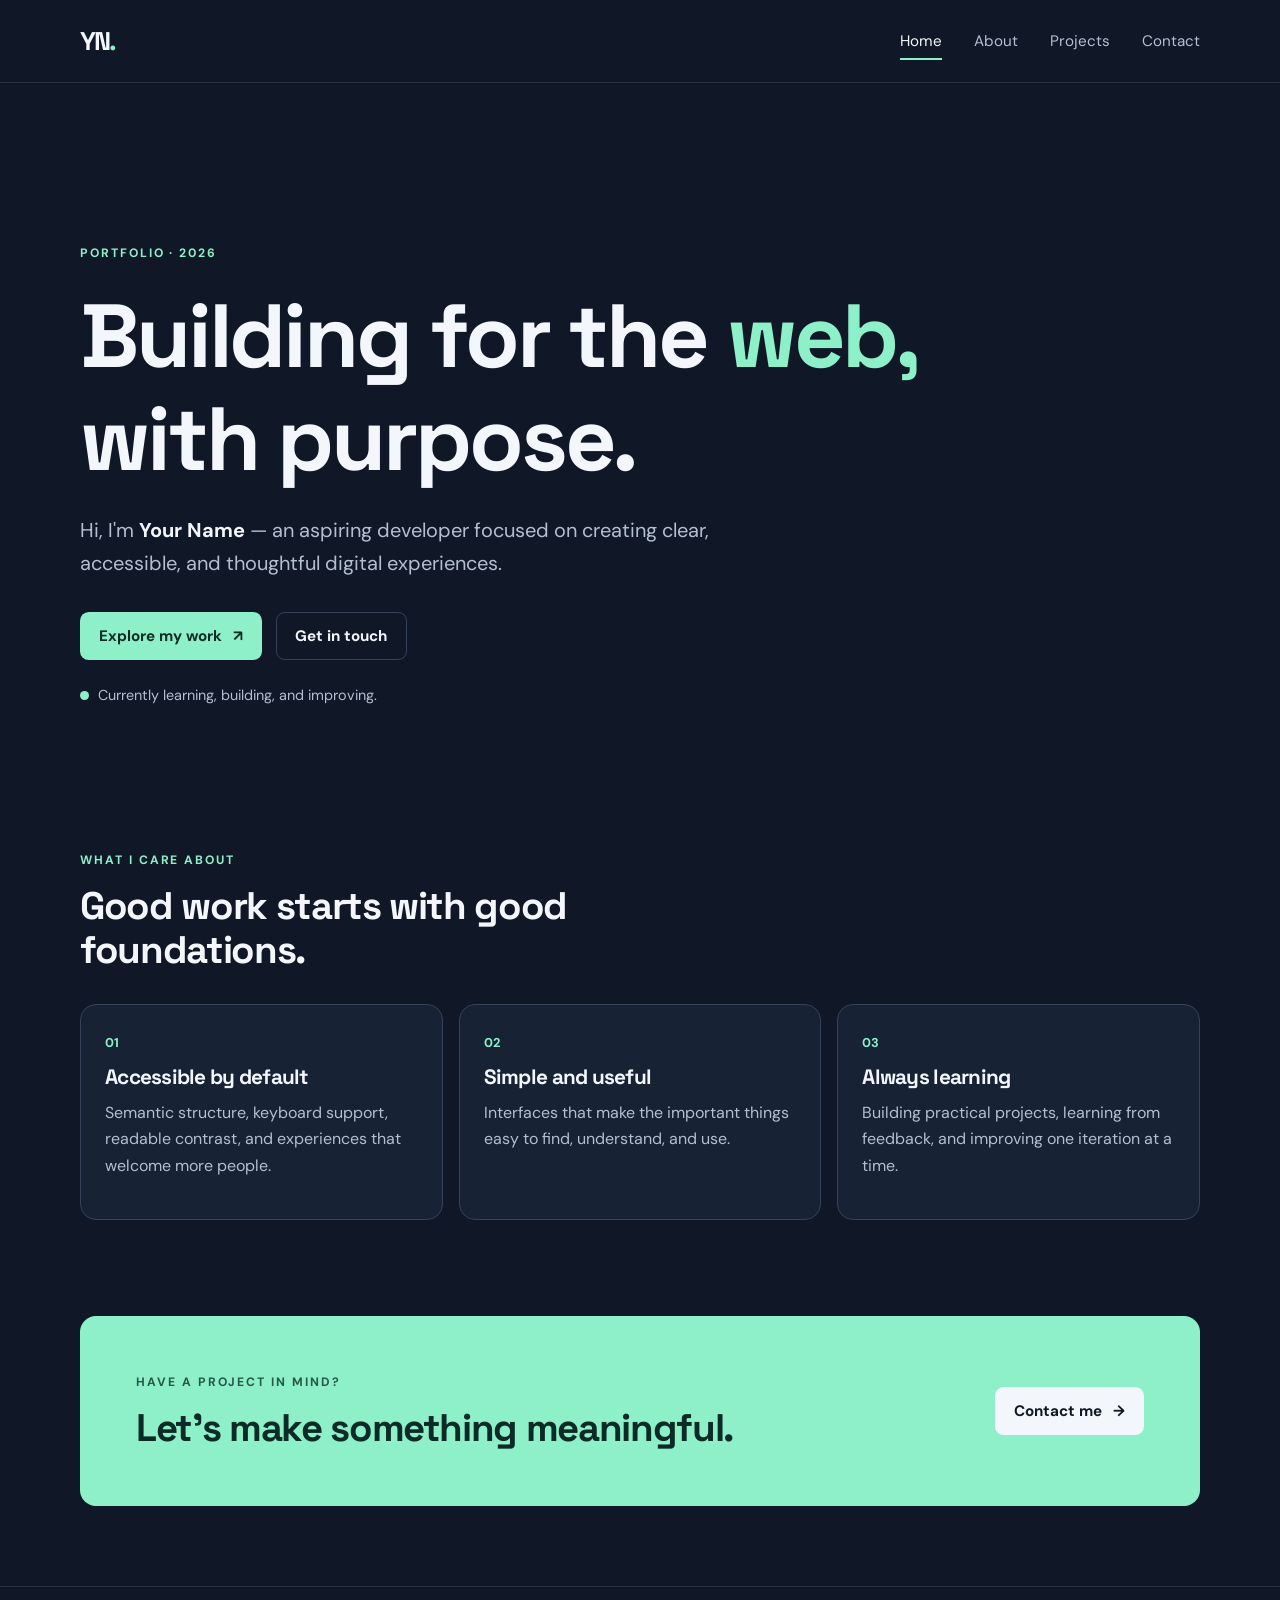
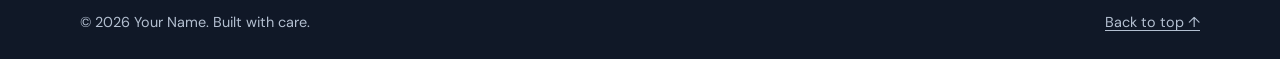
<file: index.html>
<!doctype html>
<html lang="en">
<head>
  <meta charset="utf-8">
  <meta name="viewport" content="width=device-width, initial-scale=1">
  <meta name="description" content="The personal portfolio of Your Name, a developer building accessible, useful web experiences.">
  <meta name="author" content="Your Name">
  <meta name="theme-color" content="#101827">
  <title>Your Name | Developer Portfolio</title>
  <link rel="stylesheet" href="styles.css">
</head>
<body>
  <a class="skip-link" href="#main-content">Skip to main content</a>
  <header class="site-header">
    <div class="container header-inner">
      <a class="brand" href="index.html" aria-label="Your Name — home">YN<span>.</span></a>
      <nav class="primary-nav" aria-label="Main navigation">
        <ul>
          <li><a href="index.html" aria-current="page">Home</a></li>
          <li><a href="about.html">About</a></li>
          <li><a href="projects.html">Projects</a></li>
          <li><a href="contact.html">Contact</a></li>
        </ul>
      </nav>
    </div>
  </header>

  <main id="main-content" class="container">
    <section class="hero" aria-labelledby="hero-title">
      <p class="eyebrow">PORTFOLIO · 2026</p>
      <h1 id="hero-title">Building for the <span>web,</span><br>with purpose.</h1>
      <p class="hero-copy">Hi, I'm <strong>Your Name</strong> — an aspiring developer focused on creating clear, accessible, and thoughtful digital experiences.</p>
      <div class="button-row">
        <a class="button button-primary" href="projects.html">Explore my work <span aria-hidden="true">↗</span></a>
        <a class="button button-secondary" href="contact.html">Get in touch</a>
      </div>
      <p class="hero-note"><span class="status-dot" aria-hidden="true"></span> Currently learning, building, and improving.</p>
    </section>

    <section class="section-block" aria-labelledby="focus-title">
      <div class="section-heading">
        <p class="eyebrow">WHAT I CARE ABOUT</p>
        <h2 id="focus-title">Good work starts with good foundations.</h2>
      </div>
      <div class="feature-grid">
        <article class="feature-card">
          <span class="card-number" aria-hidden="true">01</span>
          <h3>Accessible by default</h3>
          <p>Semantic structure, keyboard support, readable contrast, and experiences that welcome more people.</p>
        </article>
        <article class="feature-card">
          <span class="card-number" aria-hidden="true">02</span>
          <h3>Simple and useful</h3>
          <p>Interfaces that make the important things easy to find, understand, and use.</p>
        </article>
        <article class="feature-card">
          <span class="card-number" aria-hidden="true">03</span>
          <h3>Always learning</h3>
          <p>Building practical projects, learning from feedback, and improving one iteration at a time.</p>
        </article>
      </div>
    </section>

    <section class="cta-panel" aria-labelledby="cta-title">
      <div>
        <p class="eyebrow">HAVE A PROJECT IN MIND?</p>
        <h2 id="cta-title">Let's make something meaningful.</h2>
      </div>
      <a class="button button-light" href="contact.html">Contact me <span aria-hidden="true">→</span></a>
    </section>
  </main>

  <footer class="site-footer">
    <div class="container footer-inner">
      <p>© <span>2026</span> Your Name. Built with care.</p>
      <a href="#main-content">Back to top ↑</a>
    </div>
  </footer>
</body>
</html>
</file>
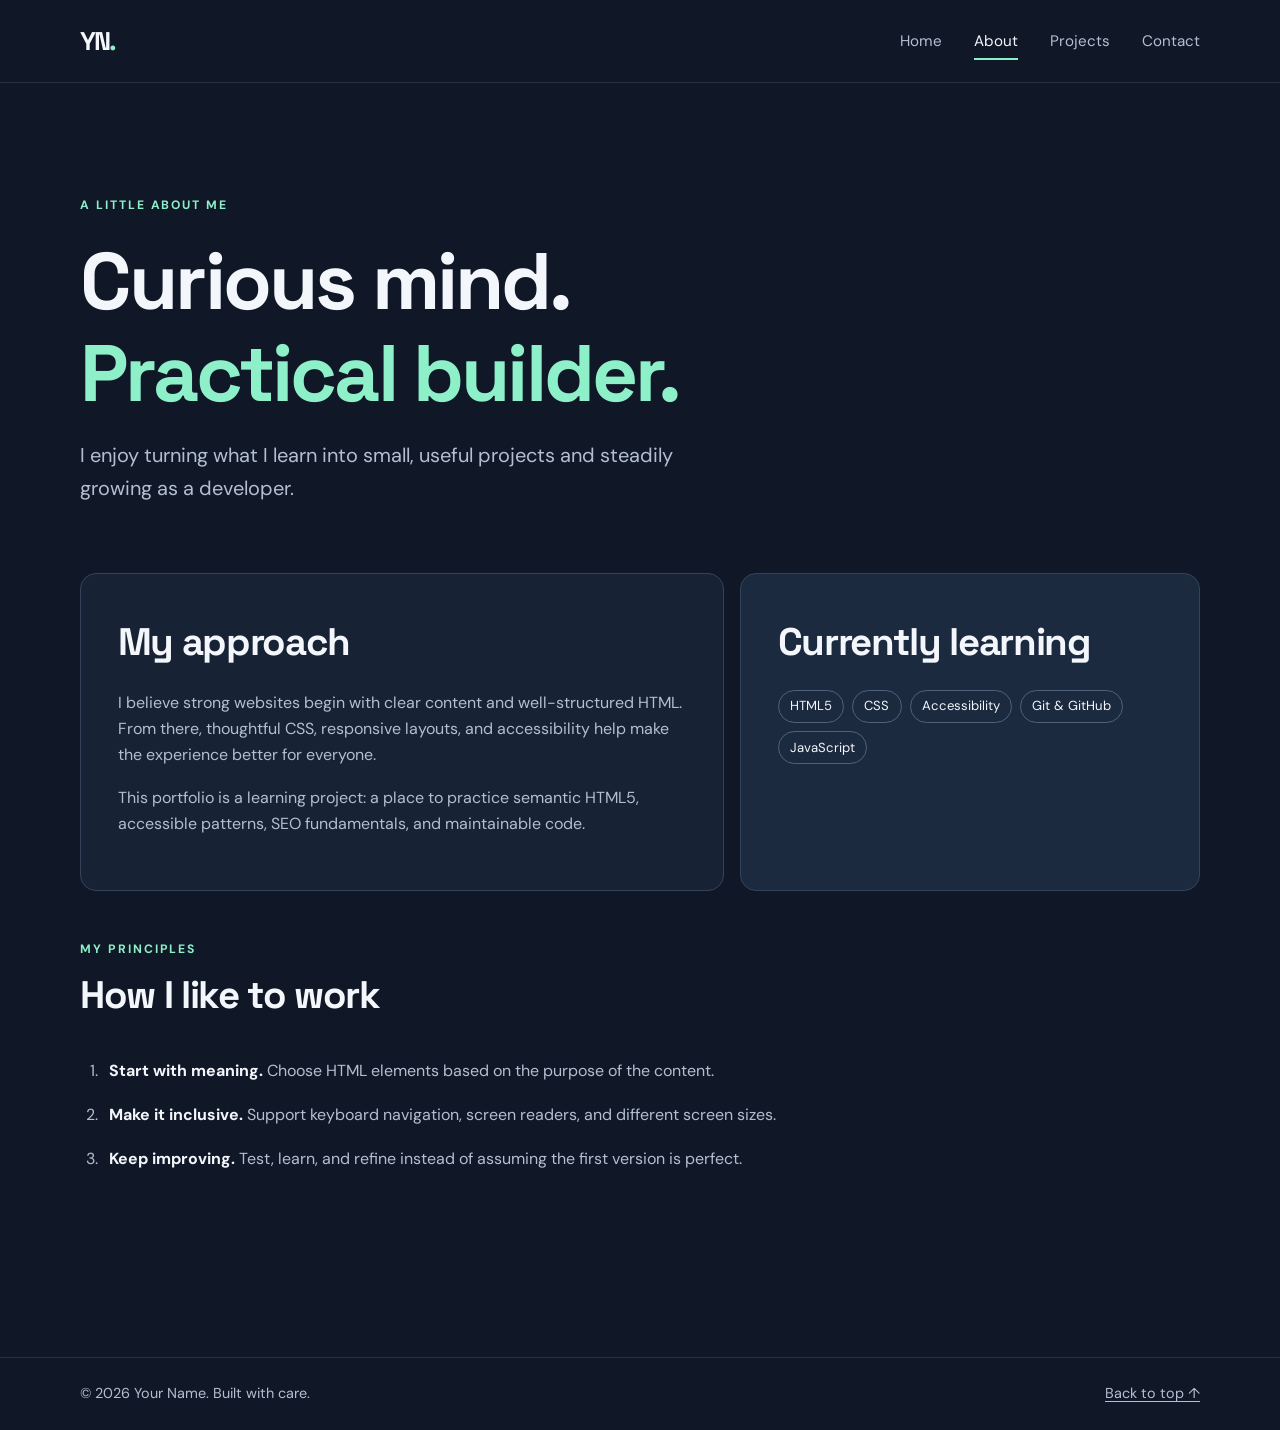
<file: about.html>
<!doctype html>
<html lang="en">
<head>
  <meta charset="utf-8">
  <meta name="viewport" content="width=device-width, initial-scale=1">
  <meta name="description" content="Learn about Your Name, their approach to development, and the skills they are building.">
  <meta name="author" content="Your Name">
  <meta name="theme-color" content="#101827">
  <title>About | Your Name</title>
  <link rel="stylesheet" href="styles.css">
</head>
<body>
  <a class="skip-link" href="#main-content">Skip to main content</a>
  <header class="site-header">
    <div class="container header-inner">
      <a class="brand" href="index.html" aria-label="Your Name — home">YN<span>.</span></a>
      <nav class="primary-nav" aria-label="Main navigation">
        <ul>
          <li><a href="index.html">Home</a></li>
          <li><a href="about.html" aria-current="page">About</a></li>
          <li><a href="projects.html">Projects</a></li>
          <li><a href="contact.html">Contact</a></li>
        </ul>
      </nav>
    </div>
  </header>
  <main id="main-content" class="container page-main">
    <header class="page-intro">
      <p class="eyebrow">A LITTLE ABOUT ME</p>
      <h1>Curious mind.<br><span>Practical builder.</span></h1>
      <p class="hero-copy">I enjoy turning what I learn into small, useful projects and steadily growing as a developer.</p>
    </header>
    <section class="content-grid" aria-label="Background and skills">
      <article class="content-card">
        <h2>My approach</h2>
        <p>I believe strong websites begin with clear content and well-structured HTML. From there, thoughtful CSS, responsive layouts, and accessibility help make the experience better for everyone.</p>
        <p>This portfolio is a learning project: a place to practice semantic HTML5, accessible patterns, SEO fundamentals, and maintainable code.</p>
      </article>
      <aside class="content-card accent-card" aria-labelledby="currently-learning">
        <h2 id="currently-learning">Currently learning</h2>
        <ul class="tag-list">
          <li>HTML5</li><li>CSS</li><li>Accessibility</li><li>Git &amp; GitHub</li><li>JavaScript</li>
        </ul>
      </aside>
    </section>
    <section class="section-block" aria-labelledby="principles-title">
      <div class="section-heading">
        <p class="eyebrow">MY PRINCIPLES</p>
        <h2 id="principles-title">How I like to work</h2>
      </div>
      <ol class="principle-list">
        <li><strong>Start with meaning.</strong> Choose HTML elements based on the purpose of the content.</li>
        <li><strong>Make it inclusive.</strong> Support keyboard navigation, screen readers, and different screen sizes.</li>
        <li><strong>Keep improving.</strong> Test, learn, and refine instead of assuming the first version is perfect.</li>
      </ol>
    </section>
  </main>
  <footer class="site-footer">
    <div class="container footer-inner">
      <p>© 2026 Your Name. Built with care.</p>
      <a href="#main-content">Back to top ↑</a>
    </div>
  </footer>
</body>
</html>
</file>
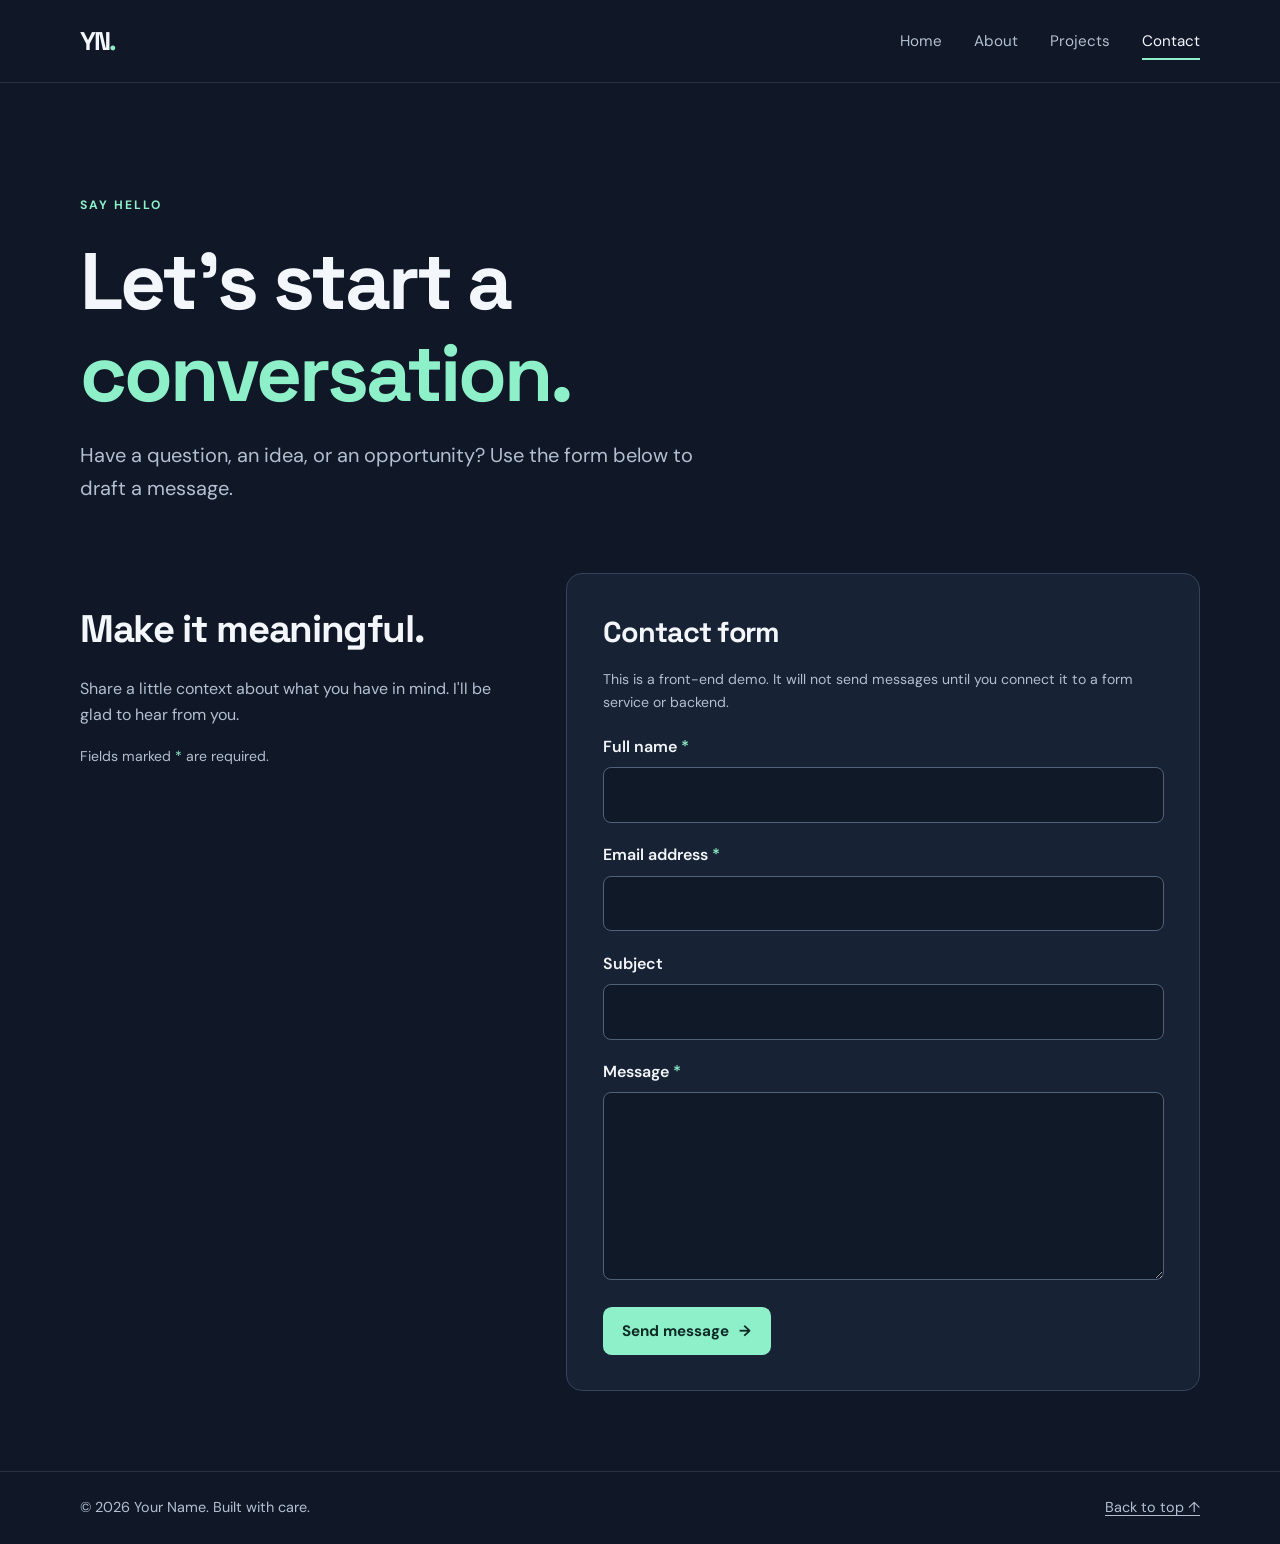
<file: contact.html>
<!doctype html>
<html lang="en">
<head>
  <meta charset="utf-8">
  <meta name="viewport" content="width=device-width, initial-scale=1">
  <meta name="description" content="Contact Your Name about projects, collaboration, or development opportunities.">
  <meta name="author" content="Your Name">
  <meta name="theme-color" content="#101827">
  <title>Contact | Your Name</title>
  <link rel="stylesheet" href="styles.css">
</head>
<body>
  <a class="skip-link" href="#main-content">Skip to main content</a>
  <header class="site-header">
    <div class="container header-inner">
      <a class="brand" href="index.html" aria-label="Your Name — home">YN<span>.</span></a>
      <nav class="primary-nav" aria-label="Main navigation">
        <ul>
          <li><a href="index.html">Home</a></li>
          <li><a href="about.html">About</a></li>
          <li><a href="projects.html">Projects</a></li>
          <li><a href="contact.html" aria-current="page">Contact</a></li>
        </ul>
      </nav>
    </div>
  </header>
  <main id="main-content" class="container page-main">
    <header class="page-intro">
      <p class="eyebrow">SAY HELLO</p>
      <h1>Let's start a <span>conversation.</span></h1>
      <p class="hero-copy">Have a question, an idea, or an opportunity? Use the form below to draft a message.</p>
    </header>
    <section class="contact-layout" aria-labelledby="contact-form-title">
      <div class="contact-aside">
        <h2>Make it meaningful.</h2>
        <p>Share a little context about what you have in mind. I'll be glad to hear from you.</p>
        <p class="small-note">Fields marked <span aria-hidden="true">*</span> are required.</p>
      </div>
      <form class="contact-form" action="#" method="post" aria-describedby="form-note">
        <h2 id="contact-form-title">Contact form</h2>
        <p id="form-note" class="small-note">This is a front-end demo. It will not send messages until you connect it to a form service or backend.</p>
        <div class="form-field">
          <label for="name">Full name <span aria-hidden="true">*</span></label>
          <input id="name" name="name" type="text" autocomplete="name" required>
        </div>
        <div class="form-field">
          <label for="email">Email address <span aria-hidden="true">*</span></label>
          <input id="email" name="email" type="email" autocomplete="email" inputmode="email" required>
        </div>
        <div class="form-field">
          <label for="subject">Subject</label>
          <input id="subject" name="subject" type="text" autocomplete="off">
        </div>
        <div class="form-field">
          <label for="message">Message <span aria-hidden="true">*</span></label>
          <textarea id="message" name="message" rows="6" required></textarea>
        </div>
        <button class="button button-primary" type="submit">Send message <span aria-hidden="true">→</span></button>
      </form>
    </section>
  </main>
  <footer class="site-footer">
    <div class="container footer-inner">
      <p>© 2026 Your Name. Built with care.</p>
      <a href="#main-content">Back to top ↑</a>
    </div>
  </footer>
</body>
</html>
</file>
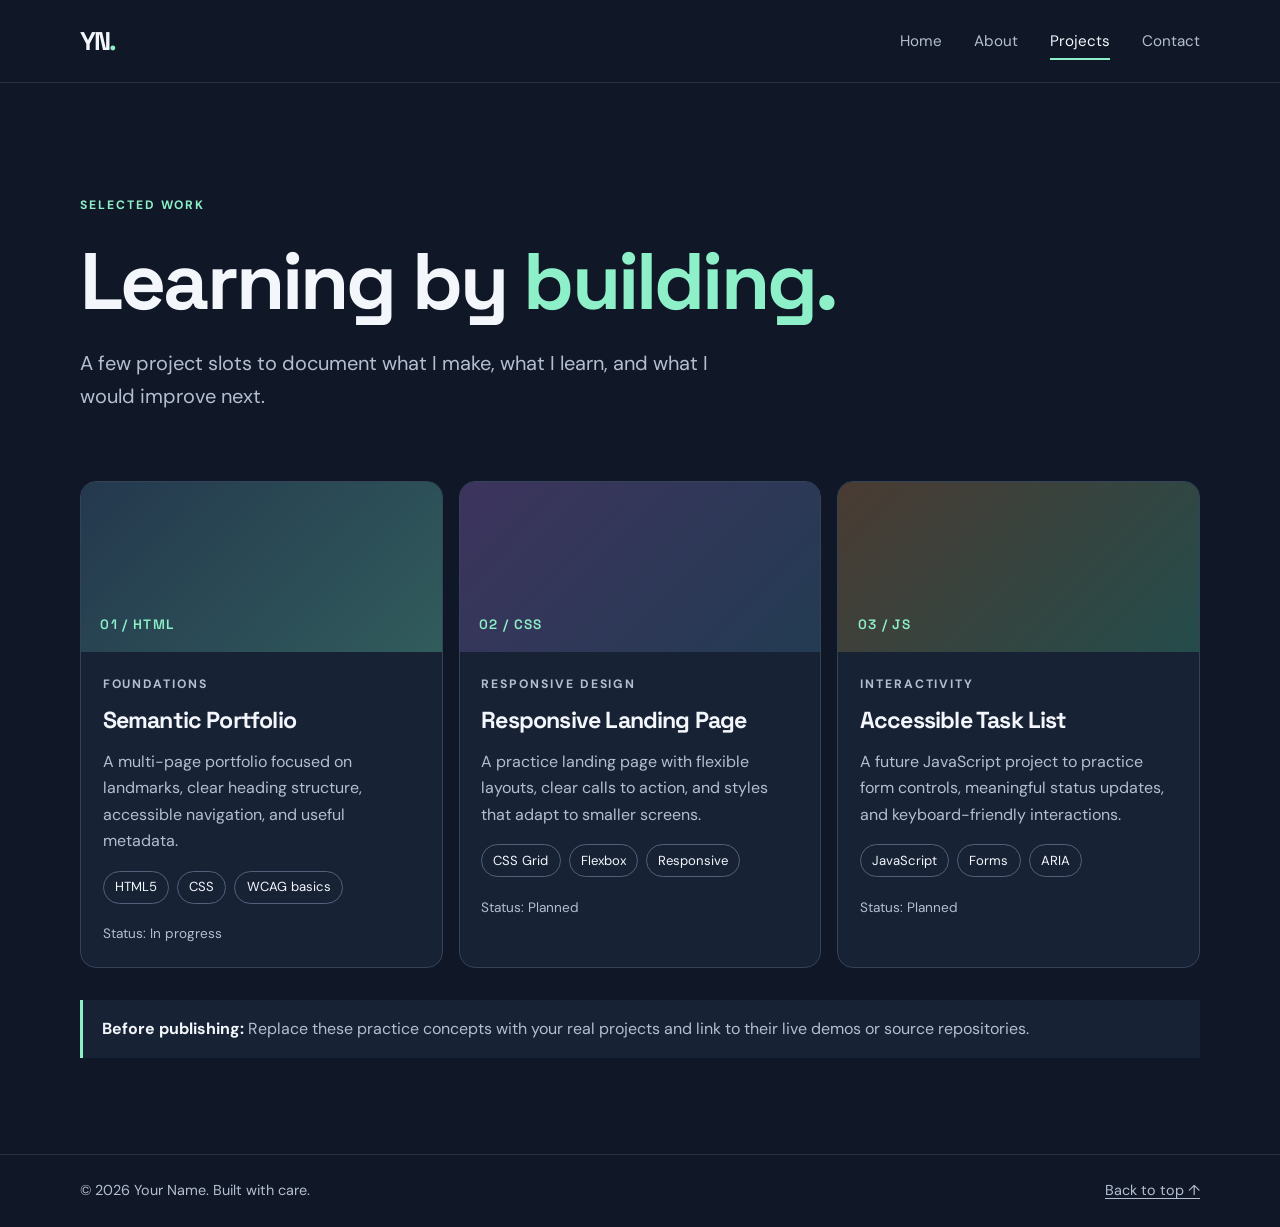
<file: projects.html>
<!doctype html>
<html lang="en">
<head>
  <meta charset="utf-8">
  <meta name="viewport" content="width=device-width, initial-scale=1">
  <meta name="description" content="Explore web development practice projects by Your Name, with a focus on accessible and semantic design.">
  <meta name="author" content="Your Name">
  <meta name="theme-color" content="#101827">
  <title>Projects | Your Name</title>
  <link rel="stylesheet" href="styles.css">
</head>
<body>
  <a class="skip-link" href="#main-content">Skip to main content</a>
  <header class="site-header">
    <div class="container header-inner">
      <a class="brand" href="index.html" aria-label="Your Name — home">YN<span>.</span></a>
      <nav class="primary-nav" aria-label="Main navigation">
        <ul>
          <li><a href="index.html">Home</a></li>
          <li><a href="about.html">About</a></li>
          <li><a href="projects.html" aria-current="page">Projects</a></li>
          <li><a href="contact.html">Contact</a></li>
        </ul>
      </nav>
    </div>
  </header>
  <main id="main-content" class="container page-main">
    <header class="page-intro">
      <p class="eyebrow">SELECTED WORK</p>
      <h1>Learning by <span>building.</span></h1>
      <p class="hero-copy">A few project slots to document what I make, what I learn, and what I would improve next.</p>
    </header>
    <section class="project-grid" aria-label="Portfolio projects">
      <article class="project-card">
        <div class="project-art art-one" aria-hidden="true"><span>01 / HTML</span></div>
        <div class="project-body">
          <p class="eyebrow">FOUNDATIONS</p>
          <h2>Semantic Portfolio</h2>
          <p>A multi-page portfolio focused on landmarks, clear heading structure, accessible navigation, and useful metadata.</p>
          <ul class="tag-list"><li>HTML5</li><li>CSS</li><li>WCAG basics</li></ul>
          <p class="project-status">Status: In progress</p>
        </div>
      </article>
      <article class="project-card">
        <div class="project-art art-two" aria-hidden="true"><span>02 / CSS</span></div>
        <div class="project-body">
          <p class="eyebrow">RESPONSIVE DESIGN</p>
          <h2>Responsive Landing Page</h2>
          <p>A practice landing page with flexible layouts, clear calls to action, and styles that adapt to smaller screens.</p>
          <ul class="tag-list"><li>CSS Grid</li><li>Flexbox</li><li>Responsive</li></ul>
          <p class="project-status">Status: Planned</p>
        </div>
      </article>
      <article class="project-card">
        <div class="project-art art-three" aria-hidden="true"><span>03 / JS</span></div>
        <div class="project-body">
          <p class="eyebrow">INTERACTIVITY</p>
          <h2>Accessible Task List</h2>
          <p>A future JavaScript project to practice form controls, meaningful status updates, and keyboard-friendly interactions.</p>
          <ul class="tag-list"><li>JavaScript</li><li>Forms</li><li>ARIA</li></ul>
          <p class="project-status">Status: Planned</p>
        </div>
      </article>
    </section>
    <p class="notice"><strong>Before publishing:</strong> Replace these practice concepts with your real projects and link to their live demos or source repositories.</p>
  </main>
  <footer class="site-footer">
    <div class="container footer-inner">
      <p>© 2026 Your Name. Built with care.</p>
      <a href="#main-content">Back to top ↑</a>
    </div>
  </footer>
</body>
</html>
</file>
<file: styles.css>
@import url('https://fonts.googleapis.com/css2?family=DM+Sans:wght@400;500;600;700&family=Space+Grotesk:wght@400;500;600;700&display=swap');

:root {
  color-scheme: dark;
  --bg: #101827;
  --panel: #172235;
  --panel-soft: #1c2a40;
  --text: #f3f6fb;
  --muted: #b3bfd0;
  --accent: #8df0c8;
  --accent-ink: #0d2b26;
  --line: #34435a;
  --max-width: 1120px;
}
* { box-sizing: border-box; }
html { scroll-behavior: smooth; }
body {
  margin: 0;
  background: var(--bg);
  color: var(--text);
  font-family: "DM Sans", system-ui, -apple-system, BlinkMacSystemFont, "Segoe UI", sans-serif;
  font-size: 1rem;
  line-height: 1.65;
}
a { color: var(--accent); text-underline-offset: .2em; }
a:hover { text-decoration-thickness: 2px; }
a:focus-visible, button:focus-visible, input:focus-visible, textarea:focus-visible {
  outline: 3px solid var(--accent);
  outline-offset: 4px;
}
h1, h2, h3 { font-family: "Space Grotesk", system-ui, sans-serif; line-height: 1.15; letter-spacing: -.035em; }
h1 { font-size: clamp(2.8rem, 7vw, 5.8rem); margin: .25em 0; }
h2 { font-size: clamp(1.65rem, 3vw, 2.5rem); margin: .25em 0 .65em; }
h3 { font-size: 1.3rem; margin: .5em 0; }
p { margin-top: 0; }
.container { width: min(var(--max-width), calc(100% - 2.5rem)); margin-inline: auto; }
.skip-link {
  position: absolute; left: 1rem; top: 1rem; z-index: 10;
  transform: translateY(-180%); background: var(--accent-ink); color: white;
  padding: .75rem 1rem; border-radius: .5rem;
}
.skip-link:focus { transform: translateY(0); }
.site-header { border-bottom: 1px solid rgba(179,191,208,.15); }
.header-inner { min-height: 82px; display: flex; align-items: center; justify-content: space-between; gap: 2rem; }
.brand { font: 700 1.6rem "Space Grotesk", sans-serif; color: var(--text); text-decoration: none; letter-spacing: -.08em; }
.brand span, h1 span, .page-intro h1 span { color: var(--accent); }
.primary-nav ul { display: flex; flex-wrap: wrap; align-items: center; gap: clamp(.75rem, 3vw, 2rem); list-style: none; margin: 0; padding: 0; }
.primary-nav a { color: var(--muted); text-decoration: none; font-size: .95rem; padding: .55rem 0; }
.primary-nav a:hover, .primary-nav a[aria-current="page"] { color: var(--text); }
.primary-nav a[aria-current="page"] { box-shadow: inset 0 -2px var(--accent); }
.hero { padding: clamp(5rem, 13vw, 10rem) 0 5rem; max-width: 850px; }
.eyebrow { color: var(--accent); font-size: .76rem; font-weight: 700; letter-spacing: .16em; margin-bottom: .85rem; }
.hero-copy { color: var(--muted); font-size: clamp(1.05rem, 2vw, 1.25rem); max-width: 650px; }
.hero-copy strong { color: var(--text); }
.button-row { display: flex; flex-wrap: wrap; gap: .85rem; margin: 2rem 0 1.5rem; }
.button { display: inline-flex; align-items: center; justify-content: center; gap: .65rem; min-height: 48px; padding: .8rem 1.15rem; border: 1px solid transparent; border-radius: .55rem; font: 700 .95rem "DM Sans", sans-serif; text-decoration: none; cursor: pointer; }
.button-primary { background: var(--accent); color: var(--accent-ink); }
.button-primary:hover { background: #b4f8dd; }
.button-secondary { color: var(--text); border-color: var(--line); background: transparent; }
.button-secondary:hover { background: var(--panel); }
.button-light { background: var(--text); color: var(--bg); }
.hero-note { display: flex; align-items: center; gap: .6rem; color: var(--muted); font-size: .9rem; }
.status-dot { width: .55rem; height: .55rem; border-radius: 50%; background: var(--accent); }
.section-block { padding: 3rem 0 5rem; }
.section-heading { max-width: 700px; margin-bottom: 2rem; }
.section-heading h2 { max-width: 620px; }
.feature-grid, .project-grid { display: grid; grid-template-columns: repeat(3, minmax(0, 1fr)); gap: 1rem; }
.feature-card, .content-card, .project-card, .contact-form { background: var(--panel); border: 1px solid var(--line); border-radius: 1rem; }
.feature-card { padding: 1.5rem; }
.card-number { color: var(--accent); font-size: .8rem; font-weight: 700; }
.feature-card p, .project-card p, .content-card p { color: var(--muted); }
.cta-panel { display: flex; align-items: center; justify-content: space-between; gap: 2rem; margin: 1rem 0 5rem; padding: clamp(1.5rem, 5vw, 3.5rem); border-radius: 1rem; background: var(--accent); color: var(--accent-ink); }
.cta-panel .eyebrow { color: #24594b; }
.cta-panel h2 { max-width: 600px; margin-bottom: 0; }
.site-footer { border-top: 1px solid rgba(179,191,208,.15); color: var(--muted); font-size: .9rem; }
.footer-inner { display: flex; justify-content: space-between; align-items: center; gap: 1rem; padding-block: 1.5rem; }
.footer-inner p { margin: 0; }
.footer-inner a { color: var(--muted); }
.page-main { padding-bottom: 5rem; }
.page-intro { max-width: 850px; padding: clamp(4rem, 10vw, 7rem) 0 3rem; }
.page-intro h1 { font-size: clamp(2.7rem, 6.5vw, 5rem); }
.content-grid { display: grid; grid-template-columns: 1.4fr 1fr; gap: 1rem; }
.content-card { padding: clamp(1.4rem, 4vw, 2.3rem); }
.accent-card { background: var(--panel-soft); }
.tag-list { display: flex; flex-wrap: wrap; gap: .5rem; list-style: none; padding: 0; margin: 1rem 0 0; }
.tag-list li { border: 1px solid #52617a; border-radius: 999px; padding: .3rem .7rem; color: var(--text); font-size: .82rem; }
.principle-list { padding-left: 1.4rem; max-width: 800px; }
.principle-list li { padding: .55rem 0 .55rem .4rem; color: var(--muted); }
.principle-list strong { color: var(--text); }
.project-card { overflow: hidden; }
.project-art { min-height: 170px; display: flex; align-items: end; padding: 1.2rem; background: #263952; }
.project-art span { font: 600 .85rem "Space Grotesk", sans-serif; letter-spacing: .1em; color: var(--accent); }
.art-one { background: linear-gradient(135deg, #24384e, #315c5c); }
.art-two { background: linear-gradient(135deg, #3d345d, #233b53); }
.art-three { background: linear-gradient(135deg, #4a3b32, #244c4b); }
.project-body { padding: 1.35rem; }
.project-body h2 { font-size: 1.45rem; }
.project-status { font-size: .85rem; margin: 1.2rem 0 0; }
.notice { margin-top: 2rem; padding: 1rem 1.2rem; border-left: 3px solid var(--accent); background: var(--panel); color: var(--muted); }
.notice strong { color: var(--text); }
.contact-layout { display: grid; grid-template-columns: .8fr 1.2fr; gap: clamp(1.5rem, 5vw, 4rem); align-items: start; }
.contact-aside { padding-top: 1.5rem; }
.contact-aside p { color: var(--muted); }
.small-note { color: var(--muted); font-size: .88rem; }
.contact-form { padding: clamp(1.3rem, 4vw, 2.2rem); }
.contact-form h2 { font-size: 1.8rem; }
.form-field { display: grid; gap: .45rem; margin: 1.2rem 0; }
.form-field label { font-weight: 600; }
.form-field label span, .small-note span { color: var(--accent); }
input, textarea { width: 100%; border: 1px solid #52617a; border-radius: .5rem; background: #0f1928; color: var(--text); padding: .85rem 1rem; font: inherit; }
textarea { resize: vertical; min-height: 140px; }
.contact-form button { margin-top: .5rem; }
@media (max-width: 760px) {
  .header-inner { align-items: flex-start; flex-direction: column; justify-content: center; gap: .6rem; padding-block: 1rem; }
  .primary-nav ul { gap: 1rem; }
  .feature-grid, .project-grid, .content-grid, .contact-layout { grid-template-columns: 1fr; }
  .cta-panel { align-items: flex-start; flex-direction: column; }
  .project-art { min-height: 130px; }
}
@media (max-width: 420px) {
  .container { width: min(100% - 1.5rem, var(--max-width)); }
  .primary-nav ul { gap: .7rem; }
  .primary-nav a { font-size: .88rem; }
  .footer-inner { align-items: flex-start; flex-direction: column; }
}
@media (prefers-reduced-motion: reduce) {
  *, *::before, *::after { scroll-behavior: auto !important; animation-duration: .01ms !important; animation-iteration-count: 1 !important; transition-duration: .01ms !important; }
}
</file>
